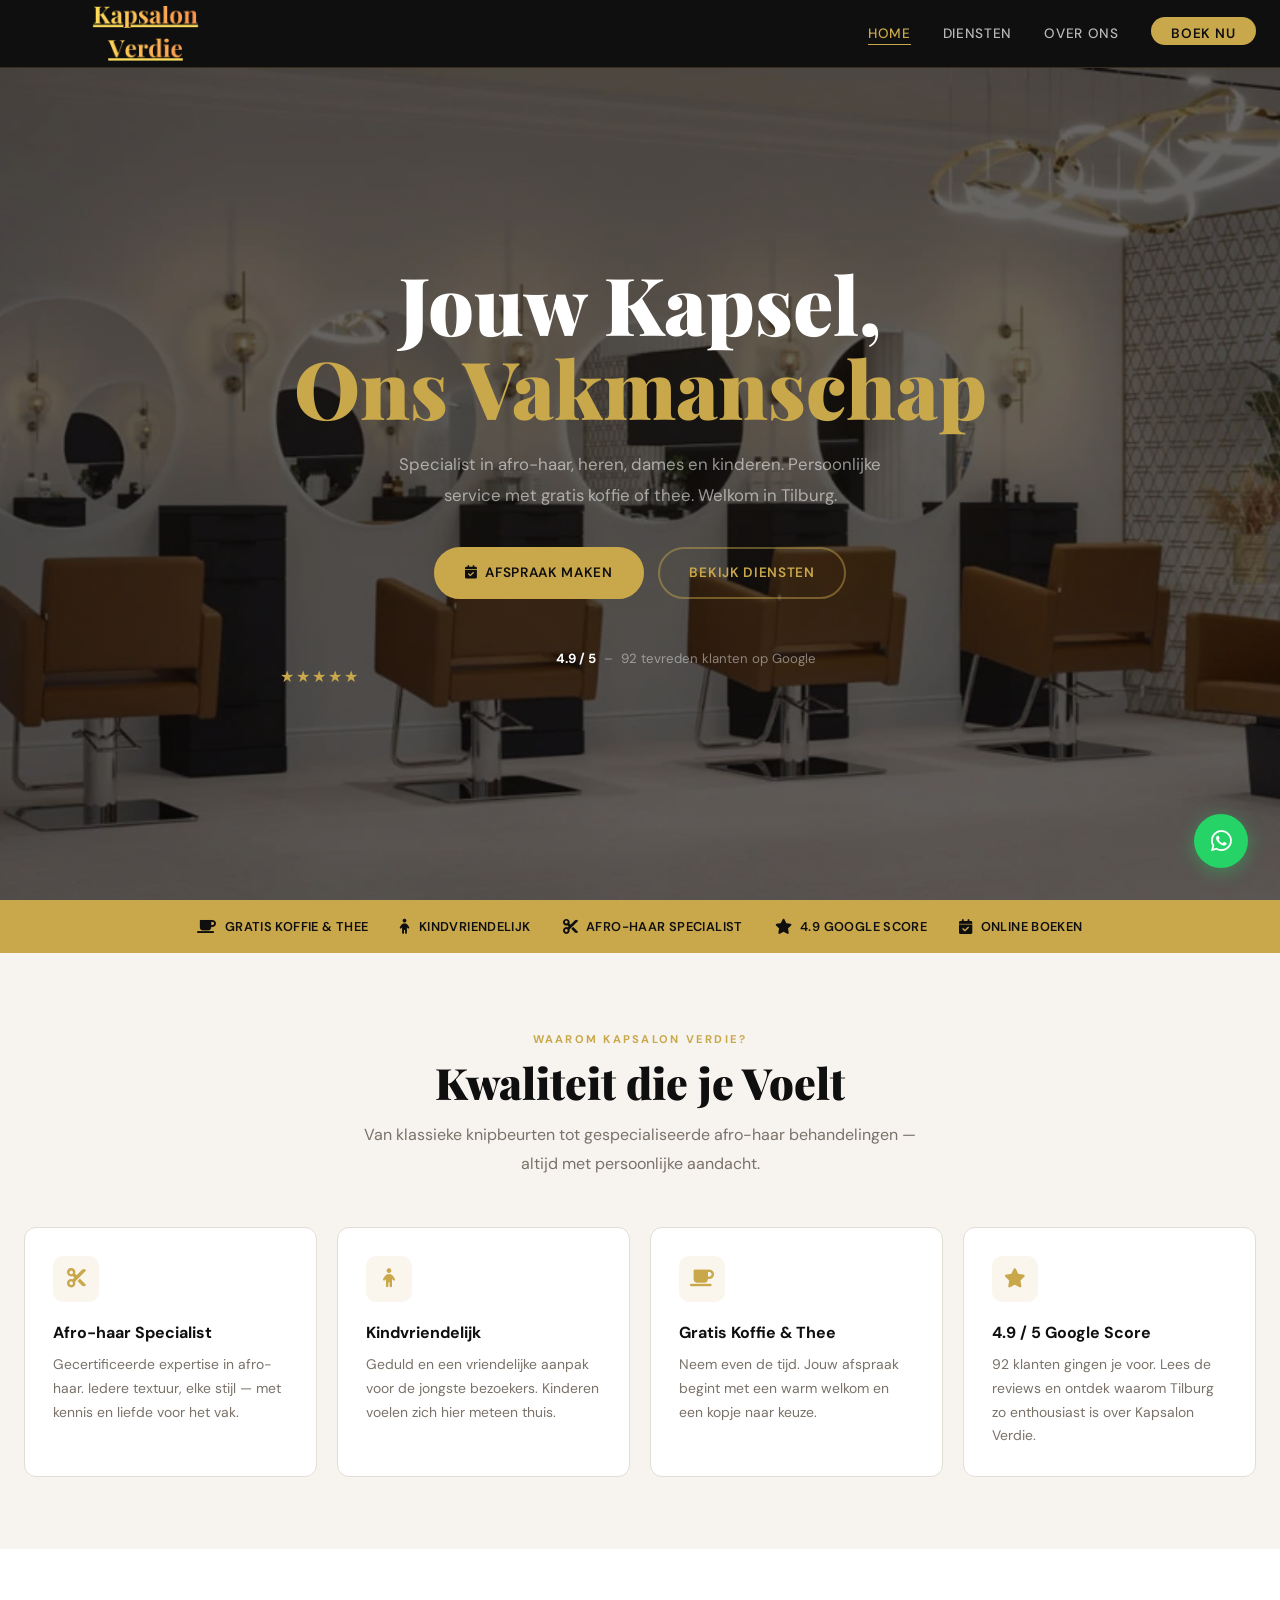
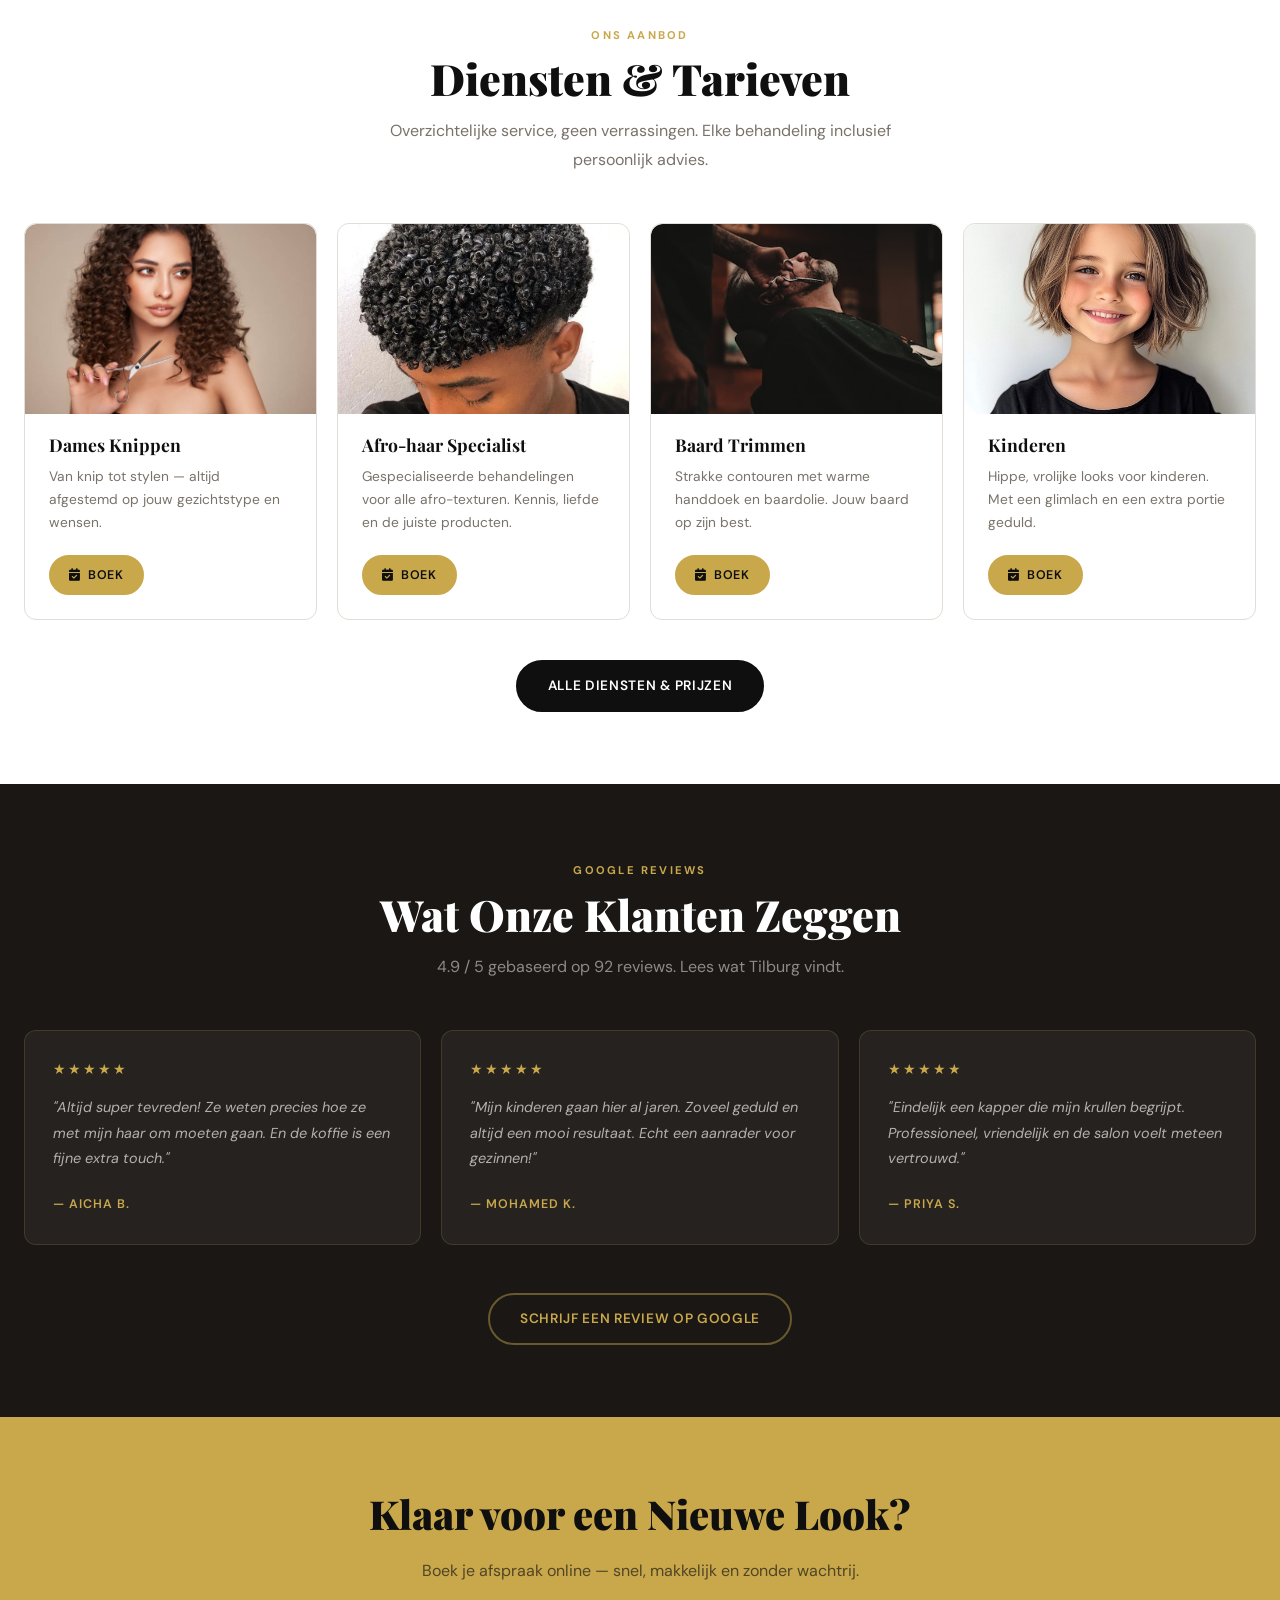
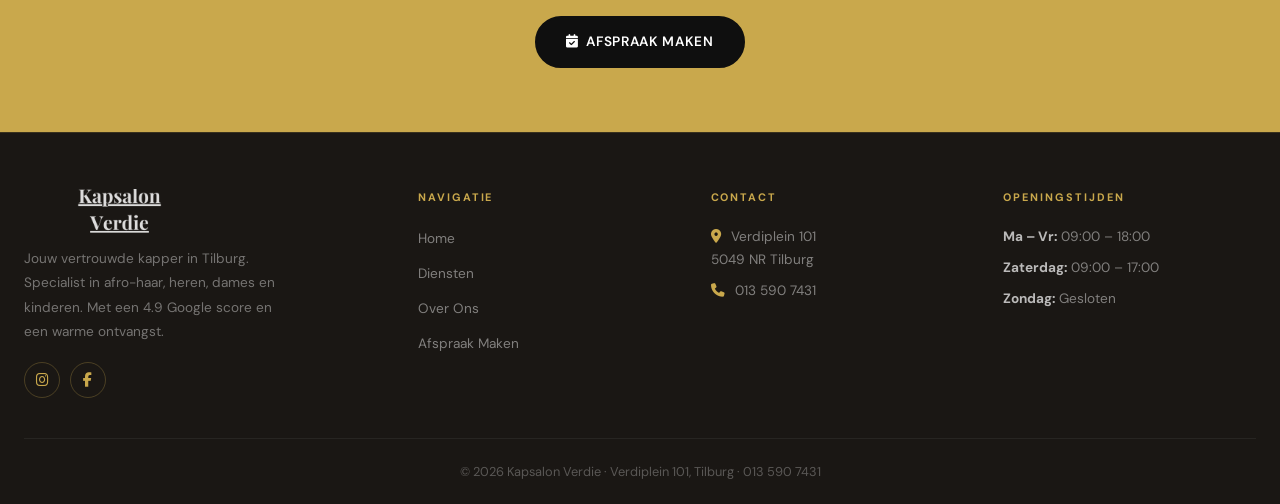
<file: verdie_updated/index.html>
<!DOCTYPE html>
<html lang="nl">
<head>
    <meta charset="UTF-8">
    <meta name="viewport" content="width=device-width, initial-scale=1.0">
    <title>Kapsalon Verdie | Premium Kapper Tilburg</title>
    <meta name="description" content="Kapsalon Verdie in Tilburg – 4.9 sterren op Google. Specialist in afro-haar, heren, dames en kinderen. Online afspraak maken.">

    <!-- Favicon -->
    <link rel="icon" href="data:image/svg+xml,<svg xmlns='http://www.w3.org/2000/svg' viewBox='0 0 100 100'><text y='.9em' font-size='90'>✂</text></svg>">

    <!-- Open Graph / Social Sharing -->
    <meta property="og:type" content="website">
    <meta property="og:url" content="https://www.kapsalonverdie.nl/">
    <meta property="og:title" content="Kapsalon Verdie | Premium Kapper Tilburg">
    <meta property="og:description" content="Specialist in afro-haar, heren, dames en kinderen. 4.9 sterren op Google. Gelegen op Verdiplein 101, Tilburg.">
    <meta property="og:image" content="https://www.kapsalonverdie.nl/og-image.jpg">
    <meta property="twitter:card" content="summary_large_image">

    <link rel="stylesheet" href="style.css">
    <link rel="stylesheet" href="https://cdnjs.cloudflare.com/ajax/libs/font-awesome/6.4.0/css/all.min.css">

    <!-- Local SEO Schema -->
    <script type="application/ld+json">
    {
        "@context": "https://schema.org",
        "@type": "HairSalon",
        "name": "Kapsalon Verdie",
        "address": {
            "@type": "PostalAddress",
            "streetAddress": "Verdiplein 101",
            "addressLocality": "Tilburg",
            "postalCode": "5049 NR",
            "addressCountry": "NL"
        },
        "telephone": "+31135907431",
        "url": "https://www.kapsalonverdie.nl",
        "aggregateRating": {
            "@type": "AggregateRating",
            "ratingValue": "4.9",
            "reviewCount": "92"
        },
        "openingHoursSpecification": [
            { "@type": "OpeningHoursSpecification", "dayOfWeek": ["Monday","Tuesday","Wednesday","Thursday","Friday"], "opens": "09:00", "closes": "18:00" },
            { "@type": "OpeningHoursSpecification", "dayOfWeek": "Saturday", "opens": "09:00", "closes": "17:00" }
        ]
    }
    </script>
</head>
<body>

<!-- NAVIGATION -->
<header>
    <nav class="navbar">
        <a href="index.html" class="logo logo--img">
            <img src="Image/Logo.png" alt="Kapsalon Verdie logo" class="logo-img">
        </a>
        <ul class="nav-links" id="navLinks">
            <li><a href="index.html" class="active">Home</a></li>
            <li><a href="diensten.html">Diensten</a></li>
            <li><a href="overons.html">Over Ons</a></li>
            <li><a href="boeken.html" class="nav-cta">Boek Nu</a></li>
        </ul>
        <button class="hamburger" id="hamburger" aria-label="Menu openen" aria-expanded="false">
            <span></span><span></span><span></span>
        </button>
    </nav>
</header>

<!-- HERO — Banner.png (correct bestandsnaam) -->
<section class="hero" style="background-image: url('Image/Banner.png'); background-size: cover; background-position: center;">
    <div class="hero-overlay"></div>
    <div class="hero-inner">
        <h1>Jouw Kapsel,<br><em>Ons Vakmanschap</em></h1>
        <p>Specialist in afro-haar, heren, dames en kinderen. Persoonlijke service met gratis koffie of thee. Welkom in Tilburg.</p>
        <div class="hero-actions">
            <a href="https://www.fresha.com/book-now/ethiodirect-o6bt0vfv/all-offer?share=true&pId=3001936" target="_blank" rel="noopener" class="btn btn-primary"><i class="fas fa-calendar-check"></i> Afspraak Maken</a>
            <a href="diensten.html" class="btn btn-outline">Bekijk Diensten</a>
        </div>
        <div class="hero-stars">
            <div class="stars">★★★★★</div>
            <p><strong>4.9 / 5</strong> &nbsp;–&nbsp; 92 tevreden klanten op Google</p>
        </div>
    </div>
</section>

<!-- USP STRIP -->
<div class="usp-strip">
    <div class="usp-strip-inner">
        <div class="usp-item"><i class="fas fa-coffee"></i> Gratis koffie &amp; thee</div>
        <div class="usp-item"><i class="fas fa-child"></i> Kindvriendelijk</div>
        <div class="usp-item"><i class="fas fa-cut"></i> Afro-haar specialist</div>
        <div class="usp-item"><i class="fas fa-star"></i> 4.9 Google score</div>
        <div class="usp-item"><i class="fas fa-calendar-check"></i> Online boeken</div>
    </div>
</div>

<!-- FEATURES -->
<section class="section">
    <div class="container">
        <div class="text-center">
            <span class="section-label">Waarom Kapsalon Verdie?</span>
            <h2 class="section-title">Kwaliteit die je Voelt</h2>
            <p class="section-subtitle">Van klassieke knipbeurten tot gespecialiseerde afro-haar behandelingen — altijd met persoonlijke aandacht.</p>
        </div>

        <div class="features-grid">
            <div class="feature-card reveal">
                <div class="feature-icon"><i class="fas fa-cut"></i></div>
                <h3>Afro-haar Specialist</h3>
                <p>Gecertificeerde expertise in afro-haar. Iedere textuur, elke stijl — met kennis en liefde voor het vak.</p>
            </div>
            <div class="feature-card reveal">
                <div class="feature-icon"><i class="fas fa-child"></i></div>
                <h3>Kindvriendelijk</h3>
                <p>Geduld en een vriendelijke aanpak voor de jongste bezoekers. Kinderen voelen zich hier meteen thuis.</p>
            </div>
            <div class="feature-card reveal">
                <div class="feature-icon"><i class="fas fa-coffee"></i></div>
                <h3>Gratis Koffie &amp; Thee</h3>
                <p>Neem even de tijd. Jouw afspraak begint met een warm welkom en een kopje naar keuze.</p>
            </div>
            <div class="feature-card reveal">
                <div class="feature-icon"><i class="fas fa-star"></i></div>
                <h3>4.9 / 5 Google Score</h3>
                <p>92 klanten gingen je voor. Lees de reviews en ontdek waarom Tilburg zo enthousiast is over Kapsalon Verdie.</p>
            </div>
        </div>
    </div>
</section>

<!-- SERVICES PREVIEW -->
<section class="section section-alt">
    <div class="container">
        <div class="text-center">
            <span class="section-label">Ons Aanbod</span>
            <h2 class="section-title">Diensten &amp; Tarieven</h2>
            <p class="section-subtitle">Overzichtelijke service, geen verrassingen. Elke behandeling inclusief persoonlijk advies.</p>
        </div>

        <div class="services-grid">
            <div class="service-card reveal">
                <div class="service-img-wrap">
                    <img src="Image/Dames knippen.jpg" alt="Dames Knippen" class="service-img">
                </div>
                <h3>Dames Knippen</h3>
                <p>Van knip tot stylen — altijd afgestemd op jouw gezichtstype en wensen.</p>
                <div class="service-footer">
                    <a href="https://www.fresha.com/book-now/ethiodirect-o6bt0vfv/all-offer?share=true&pId=3001936" target="_blank" rel="noopener" class="btn btn-primary btn-sm"><i class="fas fa-calendar-check"></i> Boek</a>
                </div>
            </div>
            <div class="service-card reveal">
                <div class="service-img-wrap">
                    <img src="Image/Afro-haar Specialist.jpg" alt="Afro-haar Specialist" class="service-img">
                </div>
                <h3>Afro-haar Specialist</h3>
                <p>Gespecialiseerde behandelingen voor alle afro-texturen. Kennis, liefde en de juiste producten.</p>
                <div class="service-footer">
                    <a href="https://www.fresha.com/book-now/ethiodirect-o6bt0vfv/all-offer?share=true&pId=3001936" target="_blank" rel="noopener" class="btn btn-primary btn-sm"><i class="fas fa-calendar-check"></i> Boek</a>
                </div>
            </div>
            <div class="service-card reveal">
                <div class="service-img-wrap">
                    <img src="Image/Baard Trimmen.jpg" alt="Baard Trimmen" class="service-img">
                </div>
                <h3>Baard Trimmen</h3>
                <p>Strakke contouren met warme handdoek en baardolie. Jouw baard op zijn best.</p>
                <div class="service-footer">
                    <a href="https://www.fresha.com/book-now/ethiodirect-o6bt0vfv/all-offer?share=true&pId=3001936" target="_blank" rel="noopener" class="btn btn-primary btn-sm"><i class="fas fa-calendar-check"></i> Boek</a>
                </div>
            </div>
            <div class="service-card reveal">
                <div class="service-img-wrap">
                    <img src="Image/Kindren knippen.jpg" alt="Kinderen Knippen" class="service-img">
                </div>
                <h3>Kinderen</h3>
                <p>Hippe, vrolijke looks voor kinderen. Met een glimlach en een extra portie geduld.</p>
                <div class="service-footer">
                    <a href="https://www.fresha.com/book-now/ethiodirect-o6bt0vfv/all-offer?share=true&pId=3001936" target="_blank" rel="noopener" class="btn btn-primary btn-sm"><i class="fas fa-calendar-check"></i> Boek</a>
                </div>
            </div>
        </div>
        <div style="text-align:center;margin-top:2.5rem;">
            <a href="diensten.html" class="btn btn-dark">Alle Diensten &amp; Prijzen</a>
        </div>
    </div>
</section>

<!-- REVIEWS -->
<section class="section section-dark">
    <div class="container">
        <div class="text-center">
            <span class="section-label">Google Reviews</span>
            <h2 class="section-title">Wat Onze Klanten Zeggen</h2>
            <p class="section-subtitle">4.9 / 5 gebaseerd op 92 reviews. Lees wat Tilburg vindt.</p>
        </div>
        <div class="reviews-grid">
            <div class="review-card reveal">
                <div class="review-stars">★★★★★</div>
                <p class="review-text">"Altijd super tevreden! Ze weten precies hoe ze met mijn haar om moeten gaan. En de koffie is een fijne extra touch."</p>
                <span class="review-author">— Aicha B.</span>
            </div>
            <div class="review-card reveal">
                <div class="review-stars">★★★★★</div>
                <p class="review-text">"Mijn kinderen gaan hier al jaren. Zoveel geduld en altijd een mooi resultaat. Echt een aanrader voor gezinnen!"</p>
                <span class="review-author">— Mohamed K.</span>
            </div>
            <div class="review-card reveal">
                <div class="review-stars">★★★★★</div>
                <p class="review-text">"Eindelijk een kapper die mijn krullen begrijpt. Professioneel, vriendelijk en de salon voelt meteen vertrouwd."</p>
                <span class="review-author">— Priya S.</span>
            </div>
        </div>
        <div style="text-align:center;margin-top:3rem;">
            <a href="https://search.google.com/local/reviews?placeid=ChIJKapsalonVerdieTilburg" target="_blank" rel="noopener" class="btn btn-outline">Schrijf een Review op Google</a>
        </div>
    </div>
</section>

<!-- CTA -->
<div class="cta-band">
    <div class="container">
        <h2>Klaar voor een Nieuwe Look?</h2>
        <p>Boek je afspraak online — snel, makkelijk en zonder wachtrij.</p>
        <a href="https://www.fresha.com/book-now/ethiodirect-o6bt0vfv/all-offer?share=true&pId=3001936" target="_blank" rel="noopener" class="btn btn-dark"><i class="fas fa-calendar-check"></i> Afspraak Maken</a>
    </div>
</div>

<!-- WHATSAPP -->
<a href="https://wa.me/31613000000?text=Hallo%20Kapsalon%20Verdie%2C%20ik%20wil%20graag%20een%20afspraak%20maken." class="wa-float" target="_blank" rel="noopener" aria-label="WhatsApp contact">
    <i class="fab fa-whatsapp"></i>
</a>

<!-- STICKY MOBILE BOOK -->
<div class="sticky-book">
    <a href="https://www.fresha.com/book-now/ethiodirect-o6bt0vfv/all-offer?share=true&pId=3001936" target="_blank" rel="noopener" class="btn btn-primary" style="width:100%;justify-content:center;">
        <i class="fas fa-calendar-check"></i> Afspraak Maken
    </a>
</div>

<!-- FOOTER -->
<footer>
    <div class="footer-grid">
        <div class="footer-brand">
            <a href="index.html" class="logo logo--img">
                <img src="Image/Logo.png" alt="Kapsalon Verdie logo" class="logo-img logo-img--footer">
            </a>
            <p>Jouw vertrouwde kapper in Tilburg. Specialist in afro-haar, heren, dames en kinderen. Met een 4.9 Google score en een warme ontvangst.</p>
            <div class="social-row">
                <a href="https://www.instagram.com/kapsalonverdie" target="_blank" rel="noopener" aria-label="Instagram"><i class="fab fa-instagram"></i></a>
                <a href="https://www.facebook.com/kapsalonverdie" target="_blank" rel="noopener" aria-label="Facebook"><i class="fab fa-facebook-f"></i></a>
            </div>
        </div>
        <div class="footer-col">
            <h4>Navigatie</h4>
            <ul>
                <li><a href="index.html">Home</a></li>
                <li><a href="diensten.html">Diensten</a></li>
                <li><a href="overons.html">Over Ons</a></li>
                <li><a href="boeken.html">Afspraak Maken</a></li>
            </ul>
        </div>
        <div class="footer-col">
            <h4>Contact</h4>
            <p><i class="fas fa-map-marker-alt" style="color:var(--accent);margin-right:.4rem;"></i> Verdiplein 101<br>5049 NR Tilburg</p>
            <p><i class="fas fa-phone" style="color:var(--accent);margin-right:.4rem;"></i> <a href="tel:+31135907431" style="color:inherit;">013 590 7431</a></p>
        </div>
        <div class="footer-col">
            <h4>Openingstijden</h4>
            <p><strong>Ma – Vr:</strong> 09:00 – 18:00</p>
            <p><strong>Zaterdag:</strong> 09:00 – 17:00</p>
            <p><strong>Zondag:</strong> Gesloten</p>
        </div>
    </div>
    <div class="footer-bottom">
        <p>&copy; 2026 Kapsalon Verdie · Verdiplein 101, Tilburg · <a href="tel:+31135907431" style="color:inherit;">013 590 7431</a></p>
    </div>
</footer>

<script src="script.js"></script>
</body>
</html>
</file>
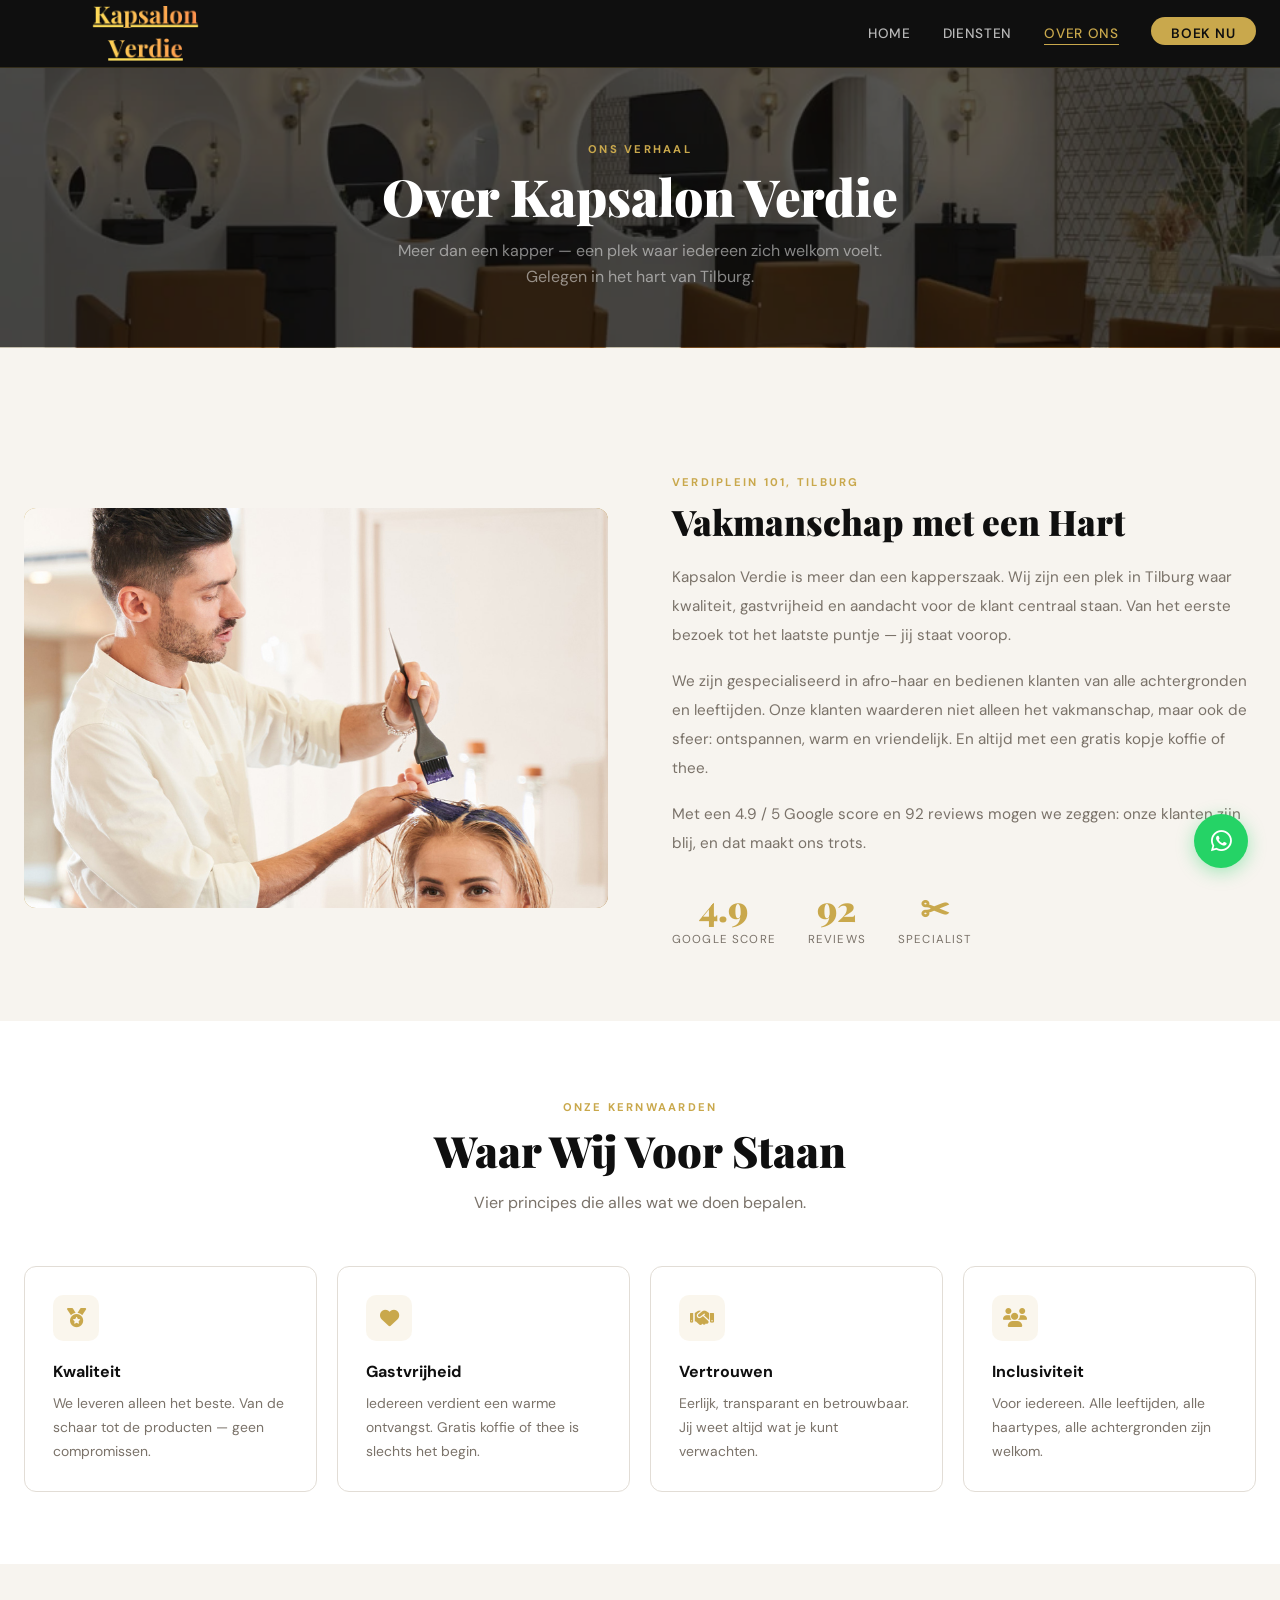
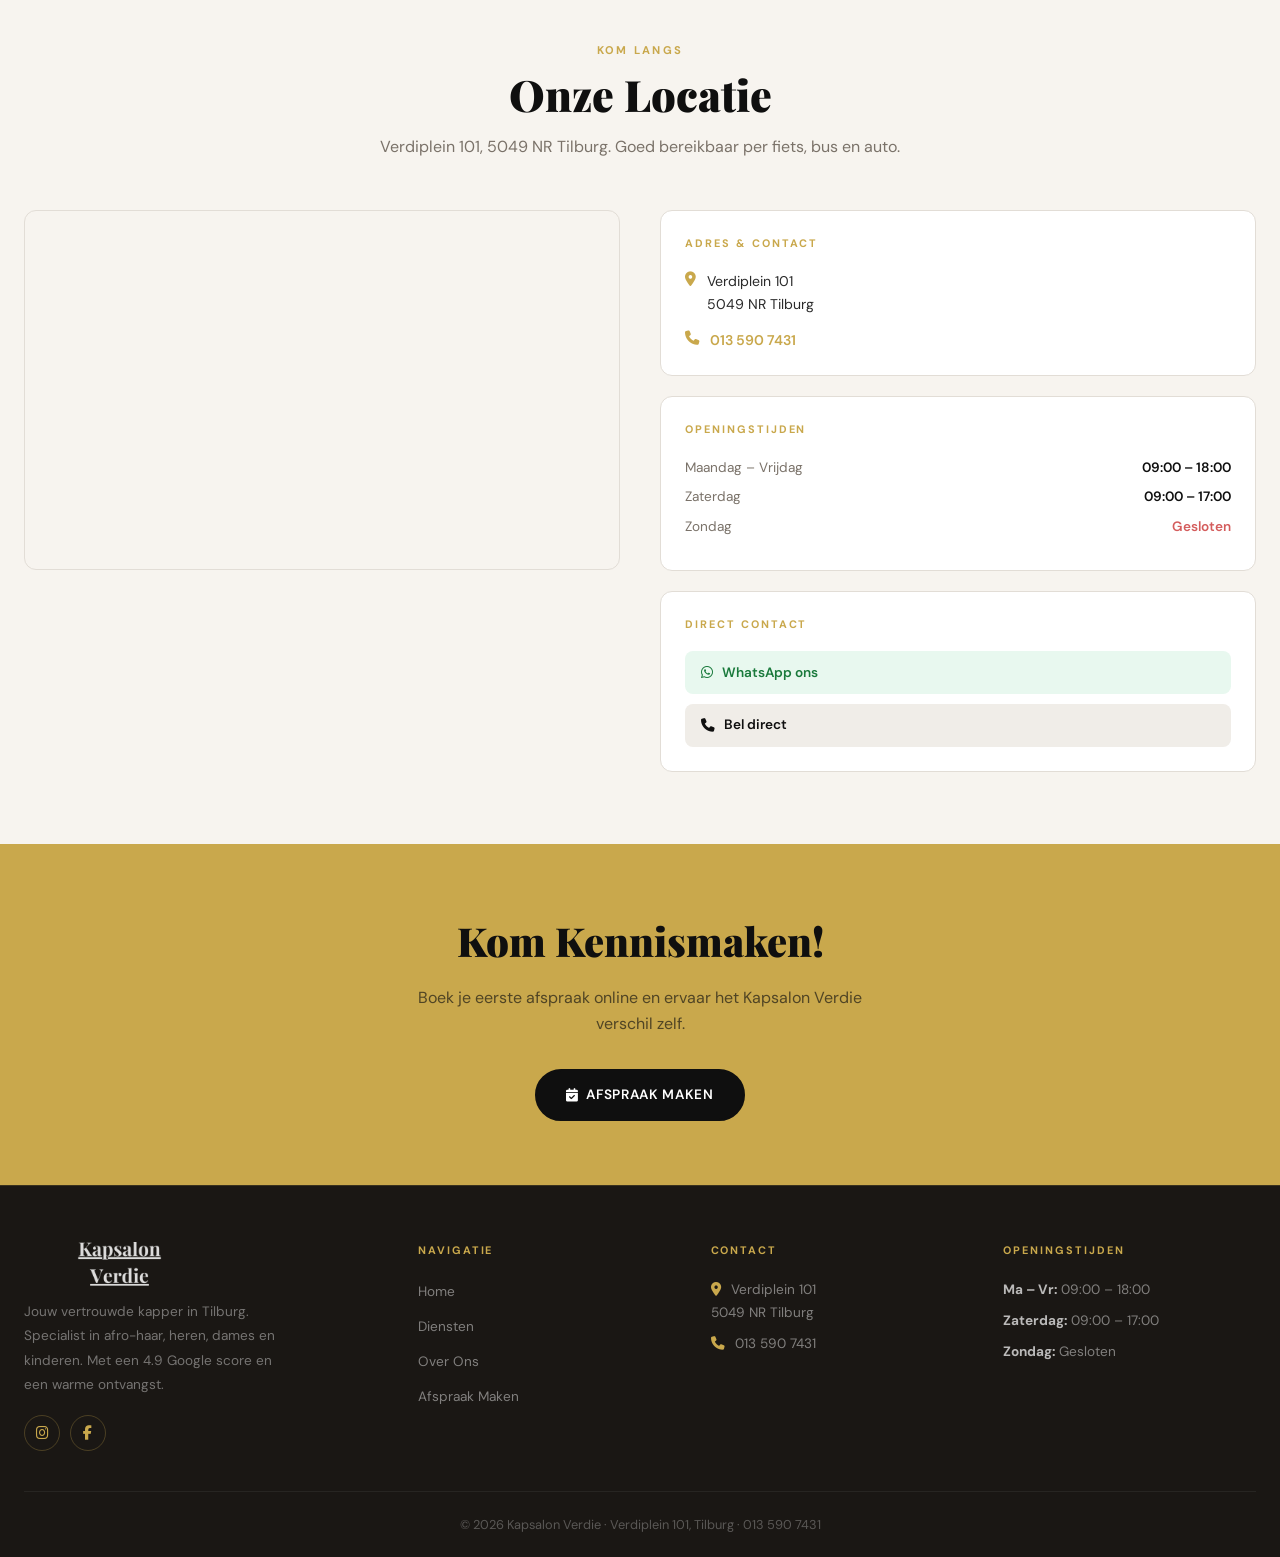
<file: verdie_updated/overons.html>
<!DOCTYPE html>
<html lang="nl">
<head>
    <meta charset="UTF-8">
    <meta name="viewport" content="width=device-width, initial-scale=1.0">
    <title>Kapsalon Verdie | Over Ons</title>
    <meta name="description" content="Leer Kapsalon Verdie kennen. Gevestigd op Verdiplein 101 in Tilburg. 4.9 sterren, specialist in afro-haar, hartelijk en kindvriendelijk.">

    <!-- Favicon -->
    <link rel="icon" href="data:image/svg+xml,<svg xmlns='http://www.w3.org/2000/svg' viewBox='0 0 100 100'><text y='.9em' font-size='90'>✂</text></svg>">

    <!-- Open Graph / Social Sharing -->
    <meta property="og:type" content="website">
    <meta property="og:url" content="https://www.kapsalonverdie.nl/overons.html">
    <meta property="og:title" content="Kapsalon Verdie | Over Ons">
    <meta property="og:description" content="Meer dan een kapper — een plek waar iedereen zich welkom voelt. Gelegen op Verdiplein 101, Tilburg.">
    <meta property="og:image" content="https://www.kapsalonverdie.nl/og-image.jpg">
    <meta property="twitter:card" content="summary_large_image">

    <link rel="stylesheet" href="style.css">
    <link rel="stylesheet" href="https://cdnjs.cloudflare.com/ajax/libs/font-awesome/6.4.0/css/all.min.css">
</head>
<body>

<!-- NAVIGATION -->
<header>
    <nav class="navbar">
        <a href="index.html" class="logo logo--img">
            <img src="Image/Logo.png" alt="Kapsalon Verdie logo" class="logo-img">
        </a>
        <ul class="nav-links" id="navLinks">
            <li><a href="index.html">Home</a></li>
            <li><a href="diensten.html">Diensten</a></li>
            <li><a href="overons.html" class="active">Over Ons</a></li>
            <li><a href="boeken.html" class="nav-cta">Boek Nu</a></li>
        </ul>
        <button class="hamburger" id="hamburger" aria-label="Menu openen" aria-expanded="false">
            <span></span><span></span><span></span>
        </button>
    </nav>
</header>

<!-- PAGE HERO — Banner.png als achtergrond met overlay en inner wrapper -->
<div class="page-hero" style="background-image: url('Image/Banner.png'); background-size: cover; background-position: center;">
    <div class="page-hero-overlay"></div>
    <div class="page-hero-inner">
        <span class="section-label">Ons Verhaal</span>
        <h1>Over Kapsalon Verdie</h1>
        <p>Meer dan een kapper — een plek waar iedereen zich welkom voelt. Gelegen in het hart van Tilburg.</p>
    </div>
</div>

<!-- ABOUT SECTION -->
<section class="section">
    <div class="container">
        <div class="about-grid">
            <div class="about-visual reveal">
                <img src="Image/Diensten.png" alt="Kapsalon Verdie diensten">
                <div class="about-icon" style="display:none;"></div>
            </div>
            <div class="about-text reveal">
                <span class="section-label">Verdiplein 101, Tilburg</span>
                <h2>Vakmanschap met een Hart</h2>
                <p>Kapsalon Verdie is meer dan een kapperszaak. Wij zijn een plek in Tilburg waar kwaliteit, gastvrijheid en aandacht voor de klant centraal staan. Van het eerste bezoek tot het laatste puntje — jij staat voorop.</p>
                <p>We zijn gespecialiseerd in afro-haar en bedienen klanten van alle achtergronden en leeftijden. Onze klanten waarderen niet alleen het vakmanschap, maar ook de sfeer: ontspannen, warm en vriendelijk. En altijd met een gratis kopje koffie of thee.</p>
                <p>Met een 4.9 / 5 Google score en 92 reviews mogen we zeggen: onze klanten zijn blij, en dat maakt ons trots.</p>
                <div class="about-stats">
                    <div class="stat">
                        <div class="stat-num">4.9</div>
                        <div class="stat-label">Google Score</div>
                    </div>
                    <div class="stat">
                        <div class="stat-num">92</div>
                        <div class="stat-label">Reviews</div>
                    </div>
                    <div class="stat">
                        <div class="stat-num">✂</div>
                        <div class="stat-label">Specialist</div>
                    </div>
                </div>
            </div>
        </div>
    </div>
</section>

<!-- WAARDEN -->
<section class="section section-alt">
    <div class="container">
        <div class="text-center">
            <span class="section-label">Onze Kernwaarden</span>
            <h2 class="section-title">Waar Wij Voor Staan</h2>
            <p class="section-subtitle">Vier principes die alles wat we doen bepalen.</p>
        </div>
        <div class="features-grid">
            <div class="feature-card reveal">
                <div class="feature-icon"><i class="fas fa-medal"></i></div>
                <h3>Kwaliteit</h3>
                <p>We leveren alleen het beste. Van de schaar tot de producten — geen compromissen.</p>
            </div>
            <div class="feature-card reveal">
                <div class="feature-icon"><i class="fas fa-heart"></i></div>
                <h3>Gastvrijheid</h3>
                <p>Iedereen verdient een warme ontvangst. Gratis koffie of thee is slechts het begin.</p>
            </div>
            <div class="feature-card reveal">
                <div class="feature-icon"><i class="fas fa-handshake"></i></div>
                <h3>Vertrouwen</h3>
                <p>Eerlijk, transparant en betrouwbaar. Jij weet altijd wat je kunt verwachten.</p>
            </div>
            <div class="feature-card reveal">
                <div class="feature-icon"><i class="fas fa-users"></i></div>
                <h3>Inclusiviteit</h3>
                <p>Voor iedereen. Alle leeftijden, alle haartypes, alle achtergronden zijn welkom.</p>
            </div>
        </div>
    </div>
</section>

<!-- LOCATIE -->
<section class="section">
    <div class="container">
        <div class="text-center" style="margin-bottom:3rem;">
            <span class="section-label">Kom Langs</span>
            <h2 class="section-title">Onze Locatie</h2>
            <p class="section-subtitle">Verdiplein 101, 5049 NR Tilburg. Goed bereikbaar per fiets, bus en auto.</p>
        </div>
        <div class="contact-grid">
            <div class="map-embed reveal">
                <iframe
                    src="https://www.google.com/maps/embed?pb=!1m18!1m12!1m3!1d2484.6!2d5.0913!3d51.5558!2m3!1f0!2f0!3f0!3m2!1i1024!2i768!4f13.1!3m3!1m2!1s0x47c6bf8a3e6bb32f%3A0x0!2sVerdiplein+101%2C+5049+NR+Tilburg!5e0!3m2!1snl!2snl!4v1700000000000"
                    loading="lazy"
                    referrerpolicy="no-referrer-when-downgrade"
                    title="Kapsalon Verdie locatie — Verdiplein 101, Tilburg"
                    allowfullscreen="">
                </iframe>
            </div>
            <div class="contact-details reveal">
                <div class="info-card">
                    <h4>Adres &amp; Contact</h4>
                    <div class="info-row">
                        <i class="fas fa-map-marker-alt"></i>
                        <p>Verdiplein 101<br>5049 NR Tilburg</p>
                    </div>
                    <div class="info-row">
                        <i class="fas fa-phone"></i>
                        <p><a href="tel:+31135907431" style="color:var(--accent);font-weight:600;">013 590 7431</a></p>
                    </div>
                </div>
                <div class="info-card">
                    <h4>Openingstijden</h4>
                    <div class="hours-row"><span>Maandag – Vrijdag</span><span>09:00 – 18:00</span></div>
                    <div class="hours-row"><span>Zaterdag</span><span>09:00 – 17:00</span></div>
                    <div class="hours-row closed"><span>Zondag</span><span>Gesloten</span></div>
                </div>
                <div class="info-card">
                    <h4>Direct Contact</h4>
                    <div class="direct-contact">
                        <a href="https://wa.me/31613000000?text=Hallo%20Kapsalon%20Verdie%2C%20ik%20wil%20graag%20een%20afspraak%20maken." target="_blank" rel="noopener" class="contact-wa">
                            <i class="fab fa-whatsapp"></i> WhatsApp ons
                        </a>
                        <a href="tel:+31135907431" class="contact-tel">
                            <i class="fas fa-phone"></i> Bel direct
                        </a>
                    </div>
                </div>
            </div>
        </div>
    </div>
</section>

<!-- CTA -->
<div class="cta-band">
    <div class="container">
        <h2>Kom Kennismaken!</h2>
        <p>Boek je eerste afspraak online en ervaar het Kapsalon Verdie verschil zelf.</p>
        <a href="https://www.fresha.com/book-now/ethiodirect-o6bt0vfv/all-offer?share=true&pId=3001936" target="_blank" rel="noopener" class="btn btn-dark"><i class="fas fa-calendar-check"></i> Afspraak Maken</a>
    </div>
</div>

<!-- WHATSAPP -->
<a href="https://wa.me/31613000000?text=Hallo%20Kapsalon%20Verdie%2C%20ik%20wil%20graag%20een%20afspraak%20maken." class="wa-float" target="_blank" rel="noopener" aria-label="WhatsApp contact">
    <i class="fab fa-whatsapp"></i>
</a>

<!-- STICKY MOBILE BOOK -->
<div class="sticky-book">
    <a href="https://www.fresha.com/book-now/ethiodirect-o6bt0vfv/all-offer?share=true&pId=3001936" target="_blank" rel="noopener" class="btn btn-primary" style="width:100%;justify-content:center;">
        <i class="fas fa-calendar-check"></i> Afspraak Maken
    </a>
</div>

<!-- FOOTER -->
<footer>
    <div class="footer-grid">
        <div class="footer-brand">
            <a href="index.html" class="logo logo--img">
                <img src="Image/Logo.png" alt="Kapsalon Verdie logo" class="logo-img logo-img--footer">
            </a>
            <p>Jouw vertrouwde kapper in Tilburg. Specialist in afro-haar, heren, dames en kinderen. Met een 4.9 Google score en een warme ontvangst.</p>
            <div class="social-row">
                <a href="https://www.instagram.com/kapsalonverdie" target="_blank" rel="noopener" aria-label="Instagram"><i class="fab fa-instagram"></i></a>
                <a href="https://www.facebook.com/kapsalonverdie" target="_blank" rel="noopener" aria-label="Facebook"><i class="fab fa-facebook-f"></i></a>
            </div>
        </div>
        <div class="footer-col">
            <h4>Navigatie</h4>
            <ul>
                <li><a href="index.html">Home</a></li>
                <li><a href="diensten.html">Diensten</a></li>
                <li><a href="overons.html">Over Ons</a></li>
                <li><a href="boeken.html">Afspraak Maken</a></li>
            </ul>
        </div>
        <div class="footer-col">
            <h4>Contact</h4>
            <p><i class="fas fa-map-marker-alt" style="color:var(--accent);margin-right:.4rem;"></i> Verdiplein 101<br>5049 NR Tilburg</p>
            <p><i class="fas fa-phone" style="color:var(--accent);margin-right:.4rem;"></i> <a href="tel:+31135907431" style="color:inherit;">013 590 7431</a></p>
        </div>
        <div class="footer-col">
            <h4>Openingstijden</h4>
            <p><strong>Ma – Vr:</strong> 09:00 – 18:00</p>
            <p><strong>Zaterdag:</strong> 09:00 – 17:00</p>
            <p><strong>Zondag:</strong> Gesloten</p>
        </div>
    </div>
    <div class="footer-bottom">
        <p>&copy; 2026 Kapsalon Verdie · Verdiplein 101, Tilburg · <a href="tel:+31135907431" style="color:inherit;">013 590 7431</a></p>
    </div>
</footer>

<script src="script.js"></script>
</body>
</html>
</file>
<file: verdie_updated/style.css>
@import url('https://fonts.googleapis.com/css2?family=Playfair+Display:wght@400;700;900&family=DM+Sans:wght@300;400;500;600&display=swap');

*, *::before, *::after {
    margin: 0;
    padding: 0;
    box-sizing: border-box;
}

:root {
    --primary:     #0f0f0f;
    --accent:      #c9a84c;
    --accent-light:#e8c97a;
    --bg:          #f7f4ef;
    --bg-dark:     #1a1714;
    --white:       #ffffff;
    --text:        #2a2a2a;
    --muted:       #7a7269;
    --border:      #e2ddd6;
    --card-bg:     #ffffff;
    --shadow:      0 4px 16px rgba(15,15,15,0.08);
    --shadow-lg:   0 16px 48px rgba(15,15,15,0.14);
    --radius:      12px;
    --radius-sm:   8px;
    --nav-height:  68px;
    --font-display:'Playfair Display', Georgia, serif;
    --font-body:   'DM Sans', sans-serif;
    --transition:  0.28s cubic-bezier(0.4,0,0.2,1);
}

html { scroll-behavior: smooth; }

body {
    font-family: var(--font-body);
    color: var(--text);
    background: var(--bg);
    line-height: 1.65;
    -webkit-font-smoothing: antialiased;
}

img { max-width: 100%; display: block; }
a { text-decoration: none; color: inherit; }

/* ─── NAVIGATION ─────────────────────────────────────── */
header {
    position: sticky;
    top: 0;
    z-index: 200;
    background: var(--primary);
    height: var(--nav-height);
    border-bottom: 1px solid rgba(201,168,76,0.2);
}

.navbar {
    max-width: 1280px;
    margin: 0 auto;
    padding: 0 1.5rem;
    height: 100%;
    display: flex;
    align-items: center;
    justify-content: space-between;
}

.logo {
    font-family: var(--font-display);
    font-size: 1.35rem;
    font-weight: 700;
    color: var(--accent);
    letter-spacing: 0.03em;
    line-height: 1.1;
}
.logo span {
    display: block;
    font-size: 0.58rem;
    font-weight: 400;
    letter-spacing: 0.22em;
    text-transform: uppercase;
    color: rgba(201,168,76,0.55);
    font-family: var(--font-body);
}

.nav-links {
    list-style: none;
    display: flex;
    gap: 2rem;
    align-items: center;
}

.nav-links a {
    color: rgba(255,255,255,0.7);
    font-size: 0.85rem;
    font-weight: 500;
    letter-spacing: 0.05em;
    text-transform: uppercase;
    transition: color var(--transition);
    position: relative;
    padding-bottom: 3px;
}
.nav-links a::after {
    content: '';
    position: absolute;
    bottom: 0; left: 0;
    width: 0; height: 1.5px;
    background: var(--accent);
    transition: width var(--transition);
}
.nav-links a:hover,
.nav-links a.active { color: var(--accent); }
.nav-links a:hover::after,
.nav-links a.active::after { width: 100%; }

.nav-cta {
    background: var(--accent);
    color: var(--primary) !important;
    padding: 0.5rem 1.3rem;
    border-radius: 50px;
    font-weight: 600 !important;
    transition: background var(--transition), transform var(--transition) !important;
}
.nav-cta::after { display: none !important; }
.nav-cta:hover { background: var(--accent-light) !important; transform: translateY(-1px); }

.hamburger {
    display: none;
    flex-direction: column;
    gap: 5px;
    cursor: pointer;
    padding: 6px;
    border: none;
    background: none;
}
.hamburger span {
    display: block;
    width: 24px; height: 2px;
    background: var(--accent);
    border-radius: 2px;
    transition: var(--transition);
}
.hamburger.open span:nth-child(1) { transform: translateY(7px) rotate(45deg); }
.hamburger.open span:nth-child(2) { opacity: 0; }
.hamburger.open span:nth-child(3) { transform: translateY(-7px) rotate(-45deg); }

/* ─── HERO ───────────────────────────────────────────── */
.hero {
    background: var(--bg-dark);
    min-height: calc(100vh - var(--nav-height));
    display: flex;
    align-items: center;
    justify-content: center;
    text-align: center;
    padding: 5rem 1.5rem;
    position: relative;
    overflow: hidden;
}
.hero::before {
    content: '';
    position: absolute;
    inset: 0;
    background:
        radial-gradient(ellipse 80% 60% at 50% 40%, rgba(201,168,76,0.07) 0%, transparent 70%),
        repeating-linear-gradient(
            45deg,
            transparent,
            transparent 40px,
            rgba(201,168,76,0.02) 40px,
            rgba(201,168,76,0.02) 41px
        );
}
.hero-inner { position: relative; z-index: 1; max-width: 720px; width: 100%; }
.hero-badge {
    display: inline-flex;
    align-items: center;
    gap: 0.5rem;
    background: rgba(201,168,76,0.1);
    border: 1px solid rgba(201,168,76,0.28);
    color: var(--accent);
    font-size: 0.75rem;
    font-weight: 600;
    letter-spacing: 0.12em;
    text-transform: uppercase;
    padding: 0.38rem 0.95rem;
    border-radius: 50px;
    margin-bottom: 1.75rem;
    animation: fadeUp 0.7s ease both;
}
.hero h1 {
    font-family: var(--font-display);
    font-size: clamp(2.4rem, 6.5vw, 5rem);
    font-weight: 900;
    color: var(--white);
    line-height: 1.05;
    margin-bottom: 1.25rem;
    animation: fadeUp 0.7s 0.1s ease both;
}
.hero h1 em { color: var(--accent); font-style: normal; }
.hero p {
    font-size: 1.05rem;
    color: rgba(255,255,255,0.55);
    max-width: 520px;
    margin: 0 auto 2.25rem;
    line-height: 1.85;
    animation: fadeUp 0.7s 0.2s ease both;
}
.hero-actions {
    display: flex;
    gap: 0.85rem;
    justify-content: center;
    flex-wrap: wrap;
    animation: fadeUp 0.7s 0.3s ease both;
}
.hero-stars {
    margin-top: 3rem;
    display: flex;
    align-items: center;
    justify-content: center;
    gap: 0.75rem;
    animation: fadeUp 0.7s 0.4s ease both;
}
.stars { color: var(--accent); font-size: 1rem; letter-spacing: 2px; }
.hero-stars p { color: rgba(255,255,255,0.45); font-size: 0.83rem; }
.hero-stars strong { color: var(--white); }

/* ─── BUTTONS ────────────────────────────────────────── */
.btn {
    display: inline-flex;
    align-items: center;
    justify-content: center;
    gap: 0.45rem;
    padding: 0.8rem 1.85rem;
    border-radius: 50px;
    font-family: var(--font-body);
    font-size: 0.85rem;
    font-weight: 600;
    letter-spacing: 0.05em;
    text-transform: uppercase;
    cursor: pointer;
    border: 2px solid transparent;
    transition: all var(--transition);
    white-space: nowrap;
}
.btn-primary {
    background: var(--accent);
    color: var(--primary);
    border-color: var(--accent);
}
.btn-primary:hover {
    background: var(--accent-light);
    border-color: var(--accent-light);
    transform: translateY(-2px);
    box-shadow: 0 8px 24px rgba(201,168,76,0.3);
}
.btn-outline {
    background: transparent;
    color: var(--accent);
    border-color: rgba(201,168,76,0.45);
}
.btn-outline:hover {
    background: rgba(201,168,76,0.07);
    border-color: var(--accent);
    transform: translateY(-2px);
}
.btn-dark {
    background: var(--primary);
    color: var(--white);
    border-color: var(--primary);
}
.btn-dark:hover {
    background: #222;
    transform: translateY(-2px);
    box-shadow: 0 8px 24px rgba(0,0,0,0.2);
}
.btn-sm {
    padding: 0.5rem 1.15rem;
    font-size: 0.78rem;
}

/* ─── SECTION COMMON ─────────────────────────────────── */
.section { padding: 4.5rem 1.5rem; }
.section-alt { background: var(--white); }
.section-dark { background: var(--bg-dark); color: var(--white); }

.container { max-width: 1280px; margin: 0 auto; }

.section-label {
    display: inline-block;
    font-size: 0.7rem;
    font-weight: 700;
    letter-spacing: 0.2em;
    text-transform: uppercase;
    color: var(--accent);
    margin-bottom: 0.6rem;
}
.section-title {
    font-family: var(--font-display);
    font-size: clamp(1.7rem, 3.5vw, 2.7rem);
    font-weight: 900;
    color: var(--primary);
    line-height: 1.15;
    margin-bottom: 0.85rem;
}
.section-dark .section-title { color: var(--white); }
.section-subtitle {
    font-size: 1rem;
    color: var(--muted);
    max-width: 580px;
    line-height: 1.8;
}
.section-dark .section-subtitle { color: rgba(255,255,255,0.5); }
.text-center { text-align: center; }
.text-center .section-subtitle { margin: 0 auto; }

/* ─── USP STRIP ──────────────────────────────────────── */
.usp-strip {
    background: var(--accent);
    padding: 1rem 1.5rem;
    overflow: hidden;
}
.usp-strip-inner {
    max-width: 1280px;
    margin: 0 auto;
    display: flex;
    justify-content: center;
    align-items: center;
    gap: 2rem;
    flex-wrap: wrap;
}
.usp-item {
    display: flex;
    align-items: center;
    gap: 0.5rem;
    font-size: 0.8rem;
    font-weight: 600;
    color: var(--primary);
    letter-spacing: 0.03em;
    text-transform: uppercase;
    white-space: nowrap;
}
.usp-item i { font-size: 0.95rem; }

/* ─── FEATURES GRID ──────────────────────────────────── */
.features-grid {
    display: grid;
    grid-template-columns: repeat(4, 1fr);
    gap: 1.25rem;
    margin-top: 3rem;
}
.feature-card {
    background: var(--card-bg);
    border-radius: var(--radius);
    padding: 1.75rem;
    border: 1px solid var(--border);
    transition: all var(--transition);
}
.feature-card:hover {
    transform: translateY(-4px);
    box-shadow: var(--shadow-lg);
    border-color: rgba(201,168,76,0.4);
}
.feature-icon {
    width: 46px; height: 46px;
    background: rgba(201,168,76,0.1);
    border-radius: 10px;
    display: flex; align-items: center; justify-content: center;
    margin-bottom: 1.1rem;
    color: var(--accent);
    font-size: 1.2rem;
    transition: background var(--transition);
}
.feature-card:hover .feature-icon { background: var(--accent); color: var(--primary); }
.feature-card h3 { font-size: 1rem; font-weight: 700; margin-bottom: 0.45rem; color: var(--primary); }
.feature-card p { font-size: 0.87rem; color: var(--muted); line-height: 1.7; }

/* ─── SERVICES GRID ──────────────────────────────────── */
/* Desktop: 4 col | Tablet: 3 col | Phone: 2 col */
.services-grid {
    display: grid;
    grid-template-columns: repeat(4, 1fr);
    gap: 1.25rem;
    margin-top: 3rem;
}

/* diensten.html has 6 cards — use 3-col layout there */
.services-grid--3 {
    grid-template-columns: repeat(3, 1fr);
}

.service-card {
    background: var(--card-bg);
    border-radius: var(--radius);
    padding: 1.5rem;
    border: 1px solid var(--border);
    display: flex;
    flex-direction: column;
    transition: all var(--transition);
    position: relative;
    overflow: hidden;
}
.service-card::before {
    content: '';
    position: absolute;
    top: 0; left: 0; right: 0;
    height: 3px;
    background: var(--accent);
    transform: scaleX(0);
    transform-origin: left;
    transition: transform var(--transition);
}
.service-card:hover { transform: translateY(-4px); box-shadow: var(--shadow-lg); }
.service-card:hover::before { transform: scaleX(1); }
.service-card h3 {
    font-family: var(--font-display);
    font-size: 1.1rem;
    font-weight: 700;
    color: var(--primary);
    margin-bottom: 0.5rem;
    line-height: 1.3;
}
.service-card p {
    font-size: 0.86rem;
    color: var(--muted);
    line-height: 1.7;
    flex: 1;
    margin-bottom: 1.25rem;
}
.service-footer {
    display: flex;
    align-items: center;
    justify-content: space-between;
    gap: 0.5rem;
    margin-top: auto;
}
.price {
    font-size: 0.8rem;
    font-weight: 500;
    color: var(--muted);
    font-style: italic;
    line-height: 1.3;
}

/* ─── ABOUT ──────────────────────────────────────────── */
.about-grid {
    display: grid;
    grid-template-columns: 1fr 1fr;
    gap: 4rem;
    align-items: center;
    margin-top: 3rem;
}
.about-visual {
    background: linear-gradient(135deg, var(--accent) 0%, #a8782a 100%);
    border-radius: var(--radius);
    min-height: 400px;
    display: flex;
    align-items: center;
    justify-content: center;
    font-size: 4.5rem;
    color: var(--primary);
    position: relative;
    overflow: hidden;
}
.about-visual::after {
    content: '';
    position: absolute;
    inset: 0;
    background: repeating-linear-gradient(
        -45deg,
        transparent, transparent 12px,
        rgba(0,0,0,0.04) 12px, rgba(0,0,0,0.04) 13px
    );
}
.about-visual img {
    position: absolute;
    inset: 0;
    width: 100%;
    height: 100%;
    object-fit: cover;
    z-index: 1;
}
.about-visual .about-icon { position: relative; z-index: 2; }
.about-text h2 {
    font-family: var(--font-display);
    font-size: clamp(1.7rem, 3vw, 2.2rem);
    font-weight: 900;
    color: var(--primary);
    margin-bottom: 1.25rem;
    line-height: 1.2;
}
.about-text p { color: var(--muted); margin-bottom: 1.1rem; line-height: 1.9; font-size: 0.95rem; }
.about-stats { display: flex; gap: 2rem; margin-top: 2rem; }
.stat { text-align: center; }
.stat-num { font-family: var(--font-display); font-size: 2.2rem; font-weight: 900; color: var(--accent); line-height: 1; }
.stat-label { font-size: 0.72rem; text-transform: uppercase; letter-spacing: 0.1em; color: var(--muted); margin-top: 0.3rem; }

/* ─── REVIEWS ────────────────────────────────────────── */
.reviews-grid {
    display: grid;
    grid-template-columns: repeat(3, 1fr);
    gap: 1.25rem;
    margin-top: 3rem;
}
.review-card {
    background: rgba(255,255,255,0.05);
    border: 1px solid rgba(201,168,76,0.18);
    border-radius: var(--radius);
    padding: 1.75rem;
    transition: all var(--transition);
}
.review-card:hover { background: rgba(255,255,255,0.08); border-color: rgba(201,168,76,0.35); }
.review-stars { color: var(--accent); font-size: 0.85rem; letter-spacing: 2px; margin-bottom: 0.85rem; }
.review-text { font-size: 0.9rem; color: rgba(255,255,255,0.65); line-height: 1.8; margin-bottom: 1.1rem; font-style: italic; }
.review-author { font-size: 0.78rem; font-weight: 600; color: var(--accent); text-transform: uppercase; letter-spacing: 0.08em; }

/* ─── PAGE HERO ──────────────────────────────────────── */
.page-hero {
    background: var(--bg-dark);
    padding: 4.5rem 1.5rem 3.5rem;
    text-align: center;
    border-bottom: 1px solid rgba(201,168,76,0.18);
}
.page-hero .section-label { display: block; margin-bottom: 0.6rem; }
.page-hero h1 {
    font-family: var(--font-display);
    font-size: clamp(1.9rem, 4.5vw, 3.2rem);
    font-weight: 900;
    color: var(--white);
    margin-bottom: 0.85rem;
    line-height: 1.1;
}
.page-hero p { font-size: 1rem; color: rgba(255,255,255,0.5); max-width: 500px; margin: 0 auto; }

/* ─── BOOKING LAYOUT ─────────────────────────────────── */
.booking-layout {
    display: grid;
    grid-template-columns: 1fr 360px;
    gap: 2.5rem;
    align-items: start;
    margin-top: 2.5rem;
}
.fresha-widget-wrap {
    background: var(--card-bg);
    border-radius: var(--radius);
    border: 1px solid var(--border);
    overflow: hidden;
    min-height: 480px;
    display: flex;
    align-items: center;
    justify-content: center;
}
.fresha-placeholder {
    text-align: center;
    padding: 2.5rem;
    color: var(--muted);
}
.fresha-placeholder i { font-size: 3rem; color: var(--accent); margin-bottom: 1.1rem; display: block; }
.fresha-placeholder h3 { font-size: 1.2rem; font-weight: 700; color: var(--primary); margin-bottom: 0.6rem; }
.fresha-placeholder p { font-size: 0.88rem; line-height: 1.7; margin-bottom: 1.4rem; }

/* Sidebar */
.booking-sidebar { display: flex; flex-direction: column; gap: 1.25rem; }
.info-card {
    background: var(--card-bg);
    border-radius: var(--radius);
    border: 1px solid var(--border);
    padding: 1.5rem;
}
.info-card h4 {
    font-size: 0.68rem;
    font-weight: 700;
    letter-spacing: 0.18em;
    text-transform: uppercase;
    color: var(--accent);
    margin-bottom: 1.1rem;
}
.info-row { display: flex; gap: 0.7rem; align-items: flex-start; margin-bottom: 0.85rem; }
.info-row:last-child { margin-bottom: 0; }
.info-row i { color: var(--accent); font-size: 0.9rem; margin-top: 0.15rem; flex-shrink: 0; }
.info-row p { font-size: 0.88rem; color: var(--text); line-height: 1.6; }
.info-row strong { color: var(--primary); }
.hours-row { display: flex; justify-content: space-between; margin-bottom: 0.45rem; font-size: 0.85rem; }
.hours-row span:first-child { color: var(--muted); }
.hours-row span:last-child { font-weight: 600; color: var(--primary); }
.hours-row.closed span:last-child { color: #d45c5c; }
.direct-contact { display: flex; gap: 0.6rem; flex-direction: column; }
.direct-contact a {
    display: flex; align-items: center; gap: 0.55rem;
    padding: 0.65rem 1rem;
    border-radius: var(--radius-sm);
    font-size: 0.85rem; font-weight: 600;
    transition: all var(--transition);
}
.contact-wa { background: #e8f8ef; color: #1a7a3c; }
.contact-wa:hover { background: #25d366; color: var(--white); }
.contact-tel { background: #f0ede8; color: var(--primary); }
.contact-tel:hover { background: var(--primary); color: var(--white); }

/* ─── CONTACT / MAP ──────────────────────────────────── */
.contact-grid {
    display: grid;
    grid-template-columns: 1fr 1fr;
    gap: 2.5rem;
    margin-top: 3rem;
}
.map-embed {
    border-radius: var(--radius);
    overflow: hidden;
    height: 360px;
    border: 1px solid var(--border);
}
.map-embed iframe { width: 100%; height: 100%; border: none; }
.contact-details { display: flex; flex-direction: column; gap: 1.25rem; }

/* ─── CTA BAND ───────────────────────────────────────── */
.cta-band {
    background: var(--accent);
    padding: 4rem 1.5rem;
    text-align: center;
}
.cta-band h2 {
    font-family: var(--font-display);
    font-size: clamp(1.7rem, 3.5vw, 2.5rem);
    font-weight: 900;
    color: var(--primary);
    margin-bottom: 0.65rem;
}
.cta-band p {
    font-size: 1rem;
    color: rgba(15,15,15,0.65);
    margin-bottom: 2rem;
    max-width: 500px;
    margin-left: auto;
    margin-right: auto;
}

/* ─── NOTICE BOX ──────────────────────────────────────── */
.notice-box {
    background: var(--white);
    border-radius: var(--radius);
    border: 1px solid var(--border);
    padding: 2.25rem;
    margin-top: 2.5rem;
    text-align: center;
}
.notice-box i { font-size: 1.4rem; color: var(--accent); margin-bottom: 0.85rem; display: block; }
.notice-box h3 { font-family: var(--font-display); font-size: 1.25rem; margin-bottom: 0.65rem; color: var(--primary); font-weight: 700; }
.notice-box p { color: var(--muted); max-width: 540px; margin: 0 auto 1.4rem; font-size: 0.9rem; line-height: 1.8; }

/* ─── FOOTER ─────────────────────────────────────────── */
footer {
    background: var(--bg-dark);
    color: var(--white);
    padding: 3.5rem 1.5rem 0;
    border-top: 1px solid rgba(201,168,76,0.18);
}
.footer-grid {
    max-width: 1280px;
    margin: 0 auto;
    display: grid;
    grid-template-columns: 1.4fr 1fr 1fr 1fr;
    gap: 2.5rem;
    padding-bottom: 2.5rem;
}
.footer-brand p { font-size: 0.85rem; color: rgba(255,255,255,0.4); line-height: 1.8; margin-top: 0.85rem; max-width: 260px; }
.footer-col h4 { font-size: 0.68rem; font-weight: 700; letter-spacing: 0.18em; text-transform: uppercase; color: var(--accent); margin-bottom: 1.1rem; }
.footer-col ul { list-style: none; }
.footer-col li { margin-bottom: 0.55rem; }
.footer-col a { font-size: 0.85rem; color: rgba(255,255,255,0.45); transition: color var(--transition); }
.footer-col a:hover { color: var(--accent); }
.footer-col p { font-size: 0.85rem; color: rgba(255,255,255,0.45); margin-bottom: 0.5rem; line-height: 1.7; }
.footer-col strong { color: rgba(255,255,255,0.7); }
.social-row { display: flex; gap: 0.6rem; margin-top: 1.1rem; }
.social-row a {
    width: 36px; height: 36px;
    border-radius: 50%;
    border: 1px solid rgba(201,168,76,0.28);
    display: flex; align-items: center; justify-content: center;
    color: var(--accent);
    font-size: 0.9rem;
    transition: all var(--transition);
}
.social-row a:hover { background: var(--accent); color: var(--primary); border-color: var(--accent); }
.footer-bottom {
    border-top: 1px solid rgba(255,255,255,0.06);
    padding: 1.35rem 0;
    text-align: center;
    font-size: 0.8rem;
    color: rgba(255,255,255,0.28);
    max-width: 1280px;
    margin: 0 auto;
}

/* ─── STICKY BOOK BUTTON (mobile) ───────────────────── */
.sticky-book {
    display: none;
    position: fixed;
    bottom: 0; left: 0; right: 0;
    z-index: 300;
    padding: 0.85rem 1.25rem;
    background: var(--primary);
    border-top: 1px solid rgba(201,168,76,0.2);
}
.sticky-book--hidden { display: none !important; }

/* ─── WHATSAPP FLOAT ─────────────────────────────────── */
.wa-float {
    position: fixed;
    bottom: 2rem;
    right: 2rem;
    z-index: 250;
    width: 54px; height: 54px;
    background: #25d366;
    color: var(--white);
    border-radius: 50%;
    display: flex; align-items: center; justify-content: center;
    font-size: 1.5rem;
    box-shadow: 0 4px 18px rgba(37,211,102,0.4);
    transition: all var(--transition);
}
.wa-float:hover { transform: scale(1.1); box-shadow: 0 8px 26px rgba(37,211,102,0.55); }

/* ─── ANIMATIONS ─────────────────────────────────────── */
@keyframes fadeUp {
    from { opacity: 0; transform: translateY(20px); }
    to   { opacity: 1; transform: translateY(0); }
}
.reveal {
    opacity: 0;
    transform: translateY(18px);
    transition: opacity 0.6s ease, transform 0.6s ease;
}
.reveal.visible { opacity: 1; transform: translateY(0); }

/* ─── RESPONSIVE: TABLET (≤1024px) ──────────────────── */
@media (max-width: 1024px) {
    .features-grid { grid-template-columns: repeat(2, 1fr); }
    .services-grid { grid-template-columns: repeat(3, 1fr); }
    .services-grid--3 { grid-template-columns: repeat(3, 1fr); }
    .reviews-grid { grid-template-columns: repeat(3, 1fr); }
    .about-grid { grid-template-columns: 1fr; gap: 2.5rem; }
    .booking-layout { grid-template-columns: 1fr; }
    .booking-sidebar { display: grid; grid-template-columns: 1fr 1fr; gap: 1.25rem; }
    .footer-grid { grid-template-columns: 1fr 1fr; gap: 2rem; }
    .contact-grid { grid-template-columns: 1fr; }
}

/* ─── RESPONSIVE: MOBILE (≤768px) ───────────────────── */
@media (max-width: 768px) {
    :root { --nav-height: 62px; }

    .nav-links {
        display: none;
        position: absolute;
        top: var(--nav-height);
        left: 0; right: 0;
        background: var(--primary);
        flex-direction: column;
        padding: 1.25rem 1.5rem;
        gap: 0;
        border-top: 1px solid rgba(201,168,76,0.12);
        box-shadow: 0 8px 24px rgba(0,0,0,0.3);
    }
    .nav-links.open { display: flex; }
    .nav-links li { border-bottom: 1px solid rgba(255,255,255,0.06); }
    .nav-links li:last-child { border-bottom: none; }
    .nav-links a { padding: 0.85rem 0; font-size: 0.95rem; display: block; }
    .nav-cta {
        margin-top: 0.5rem;
        text-align: center;
        display: block;
        border-radius: var(--radius-sm) !important;
    }
    .hamburger { display: flex; }

    .section { padding: 3.5rem 1.25rem; }

    .hero { padding: 3.5rem 1.25rem; min-height: auto; }
    .hero-actions { flex-direction: column; align-items: stretch; max-width: 320px; margin: 0 auto; }
    .hero-stars { flex-direction: column; gap: 0.35rem; }

    .usp-strip-inner { gap: 0.85rem; }
    .usp-item { font-size: 0.72rem; }

    .features-grid { grid-template-columns: repeat(2, 1fr); gap: 1rem; }
    .feature-card { padding: 1.35rem; }

    /* ★ Phone: 2 columns for service cards */
    .services-grid { grid-template-columns: repeat(2, 1fr); gap: 1rem; }
    .services-grid--3 { grid-template-columns: repeat(2, 1fr); }
    .service-card { padding: 1.25rem; }
    .service-card h3 { font-size: 0.95rem; }
    .service-card p { font-size: 0.82rem; }

    .reviews-grid { grid-template-columns: repeat(2, 1fr); gap: 1rem; }

    .booking-sidebar { grid-template-columns: 1fr; }

    .about-stats { gap: 1.25rem; flex-wrap: wrap; }
    .stat-num { font-size: 1.9rem; }

    .cta-band { padding: 3rem 1.25rem; }
    .cta-band .btn { width: 100%; max-width: 320px; }

    .sticky-book { display: block; }
    .wa-float { bottom: 5.25rem; right: 1.25rem; width: 50px; height: 50px; font-size: 1.35rem; }

    .footer-grid { grid-template-columns: 1fr 1fr; gap: 1.75rem; }
    .footer-brand { grid-column: 1 / -1; }
    .footer-brand p { max-width: 100%; }
}

/* ─── RESPONSIVE: SMALL PHONE (≤480px) ──────────────── */
@media (max-width: 480px) {
    .services-grid { grid-template-columns: repeat(2, 1fr); }
    .features-grid { grid-template-columns: 1fr 1fr; }
    .reviews-grid { grid-template-columns: 1fr; }
    .footer-grid { grid-template-columns: 1fr; }
    .hero-actions { max-width: 100%; }
    .booking-sidebar { grid-template-columns: 1fr; }
    .usp-strip-inner { gap: 0.65rem; }
}

/* ─── LOGO IMAGE ──────────────────────────────────────── */
.logo--img {
    display: flex;
    align-items: center;
    padding: 0;
}
.logo-img {
    height: 56px;
    width: auto;
    object-fit: contain;
    display: block;
}

/* ─── FOOTER LOGO (iets kleiner dan navbar logo) ─────── */
.logo-img--footer {
    height: 44px;
    filter: brightness(0) invert(1) opacity(0.85);
}

/* ─── NAV-CTA ACTIVE STATE ───────────────────────────── */
.nav-cta--active {
    background: var(--accent-light) !important;
    box-shadow: 0 0 0 2px rgba(201,168,76,0.45);
}

/* ─── HERO BANNER IMAGE ───────────────────────────────── */
.hero {
    position: relative;
}
.hero-overlay {
    position: absolute;
    inset: 0;
    background: rgba(10,8,5,0.62);
    z-index: 0;
}
.hero-inner {
    position: relative;
    z-index: 1;
}

/* ─── SECTION PHOTO (Dames foto) ─────────────────────── */
.section-photo {
    margin: 2.5rem auto 2rem;
    max-width: 860px;
    border-radius: var(--radius);
    overflow: hidden;
    box-shadow: var(--shadow-lg);
}
.section-img {
    width: 100%;
    height: 340px;
    object-fit: cover;
    object-position: center top;
    display: block;
}

/* ─── PAGE HERO IMAGE (diensten) ─────────────────────── */
.page-hero {
    position: relative;
}
.page-hero-overlay {
    position: absolute;
    inset: 0;
    background: rgba(10,8,5,0.68);
    z-index: 0;
}
.page-hero-inner {
    position: relative;
    z-index: 1;
}

/* ─── RESPONSIVE ──────────────────────────────────────── */
@media (max-width: 640px) {
    .logo-img { height: 46px; }
    .logo-img--footer { height: 36px; }
    .section-img { height: 220px; }
}

/* ─── SERVICE CARD FOTO'S ──────────────────────────────── */
.service-img-wrap {
    width: calc(100% + 3rem);
    margin: -1.5rem -1.5rem 1.25rem -1.5rem;
    border-radius: var(--radius) var(--radius) 0 0;
    overflow: hidden;
    height: 190px;
}
.service-img {
    width: 100%;
    height: 100%;
    object-fit: cover;
    display: block;
    transition: transform 0.45s cubic-bezier(0.4,0,0.2,1);
}
.service-card:hover .service-img {
    transform: scale(1.05);
}

/* ─── HERO TRUST BADGES (boeken.html) ─────────────────── */
.hero-trust-badges {
    display: flex;
    flex-wrap: wrap;
    gap: 0.75rem;
    justify-content: center;
    margin-top: 2rem;
}
.hero-trust-badge {
    display: flex;
    align-items: center;
    gap: 0.6rem;
    background: rgba(15,15,15,0.65);
    border: 1px solid rgba(201,168,76,0.35);
    backdrop-filter: blur(8px);
    -webkit-backdrop-filter: blur(8px);
    border-radius: 50px;
    padding: 0.35rem 1rem 0.35rem 0.35rem;
    color: #fff;
    font-size: 0.8rem;
    font-weight: 600;
    letter-spacing: 0.03em;
}
.hero-trust-badge .badge-img {
    width: 34px;
    height: 34px;
    border-radius: 50%;
    object-fit: cover;
    border: 2px solid rgba(201,168,76,0.5);
    flex-shrink: 0;
}

@media (max-width: 600px) {
    .service-img-wrap { height: 155px; }
    .hero-trust-badges { gap: 0.5rem; }
    .hero-trust-badge { font-size: 0.73rem; padding: 0.3rem 0.8rem 0.3rem 0.3rem; }
    .hero-trust-badge .badge-img { width: 28px; height: 28px; }
}
</file>
